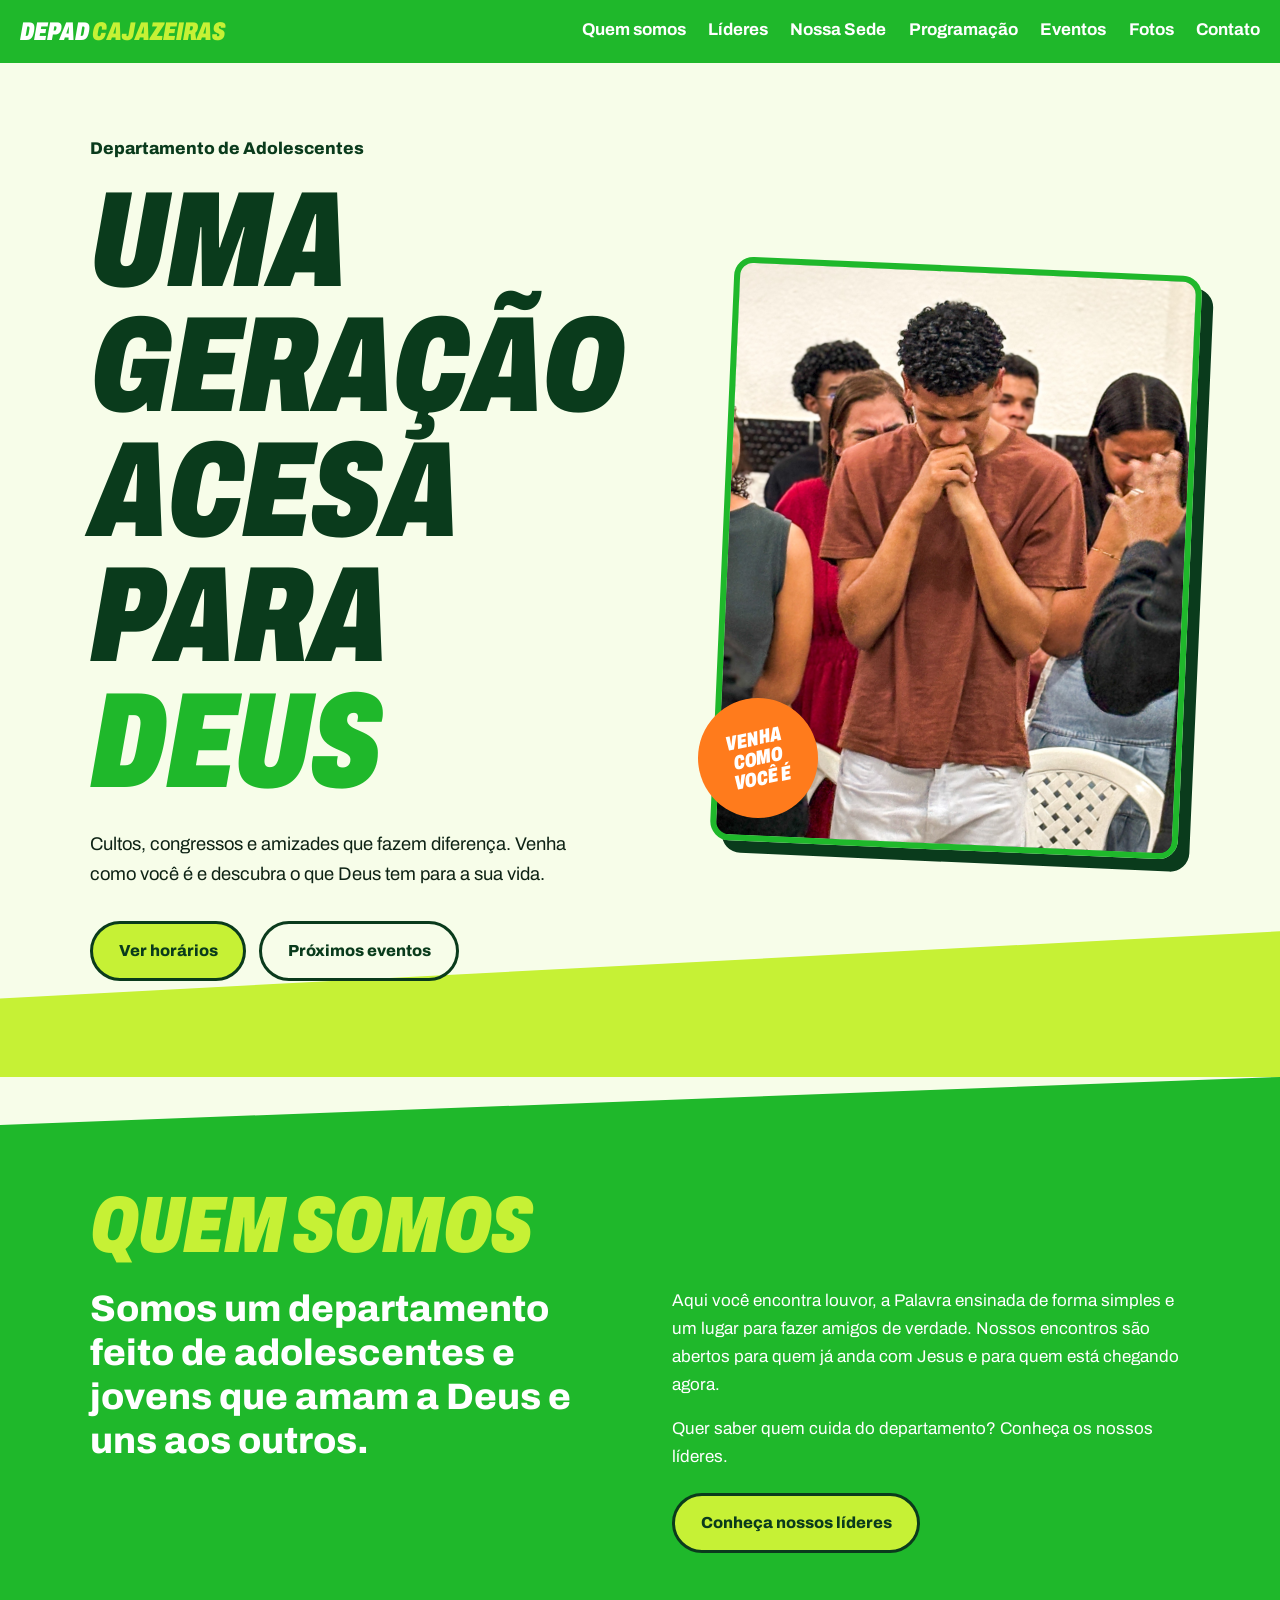
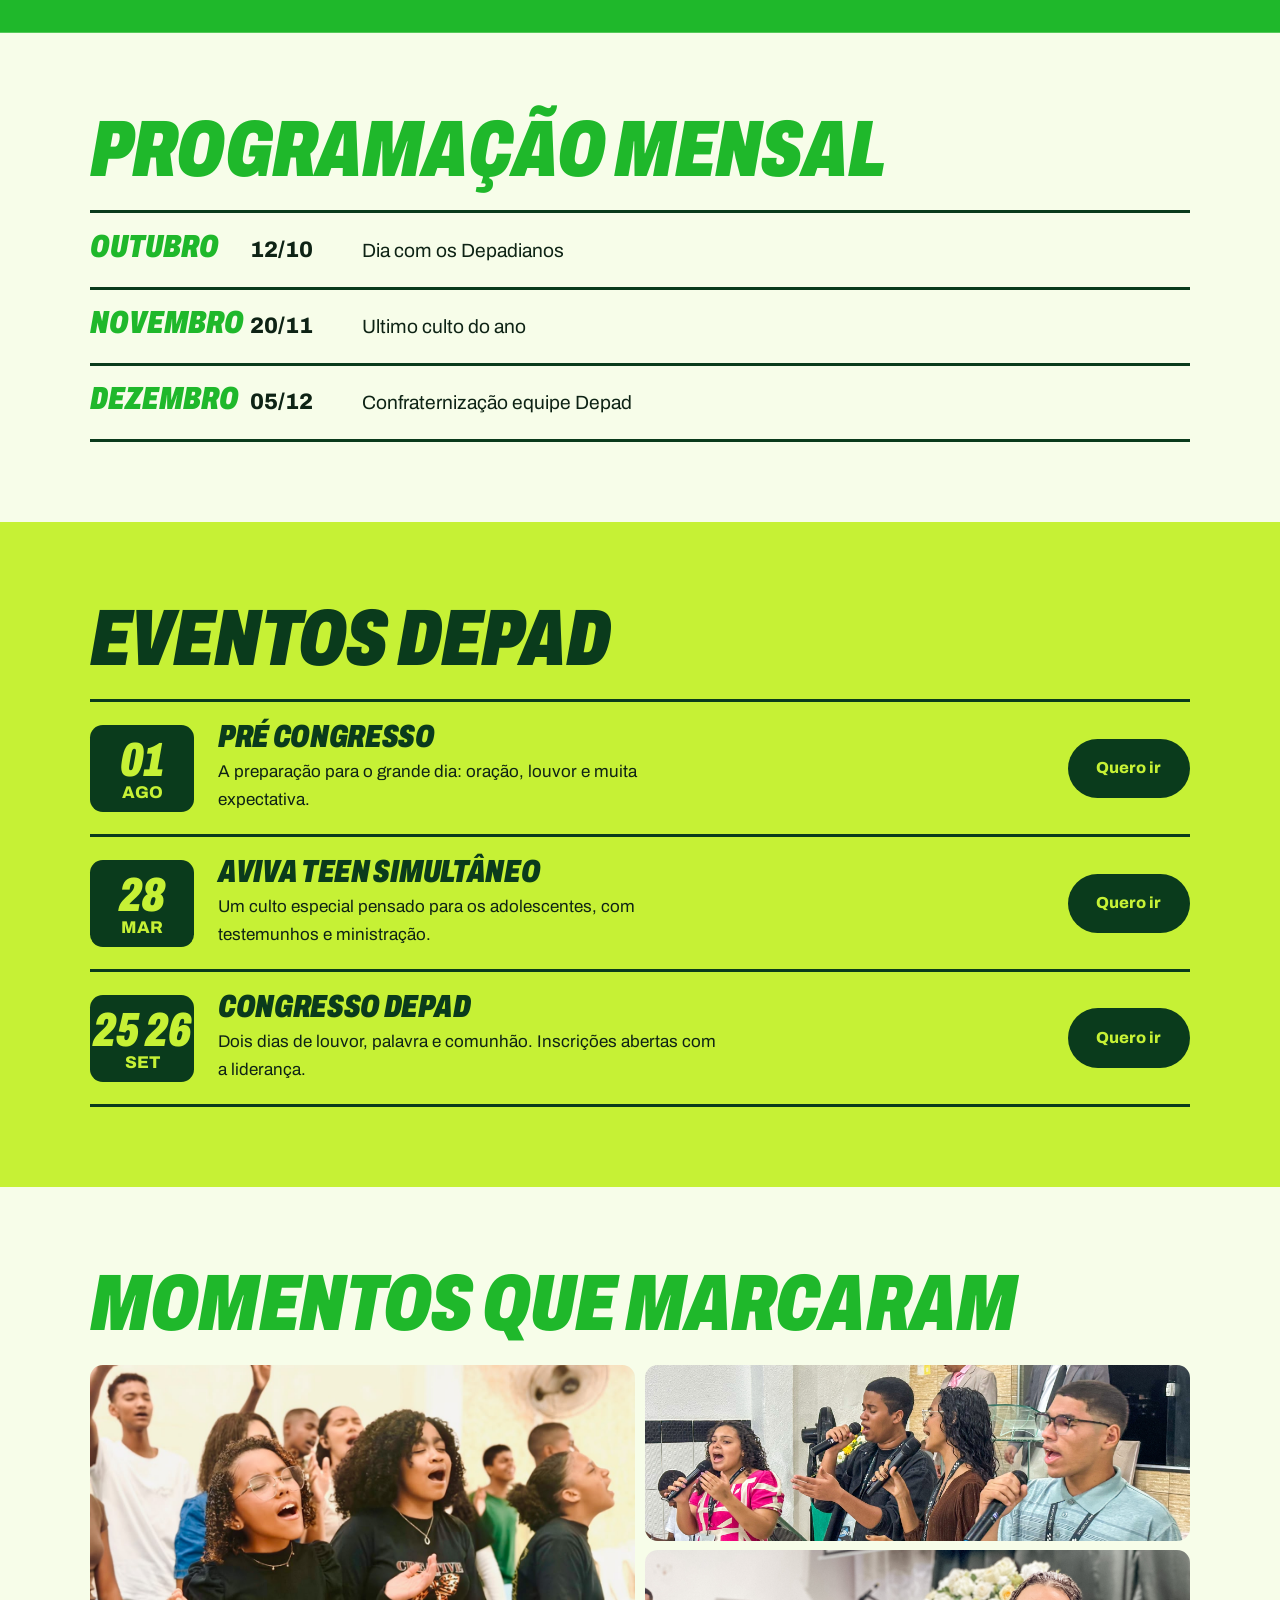
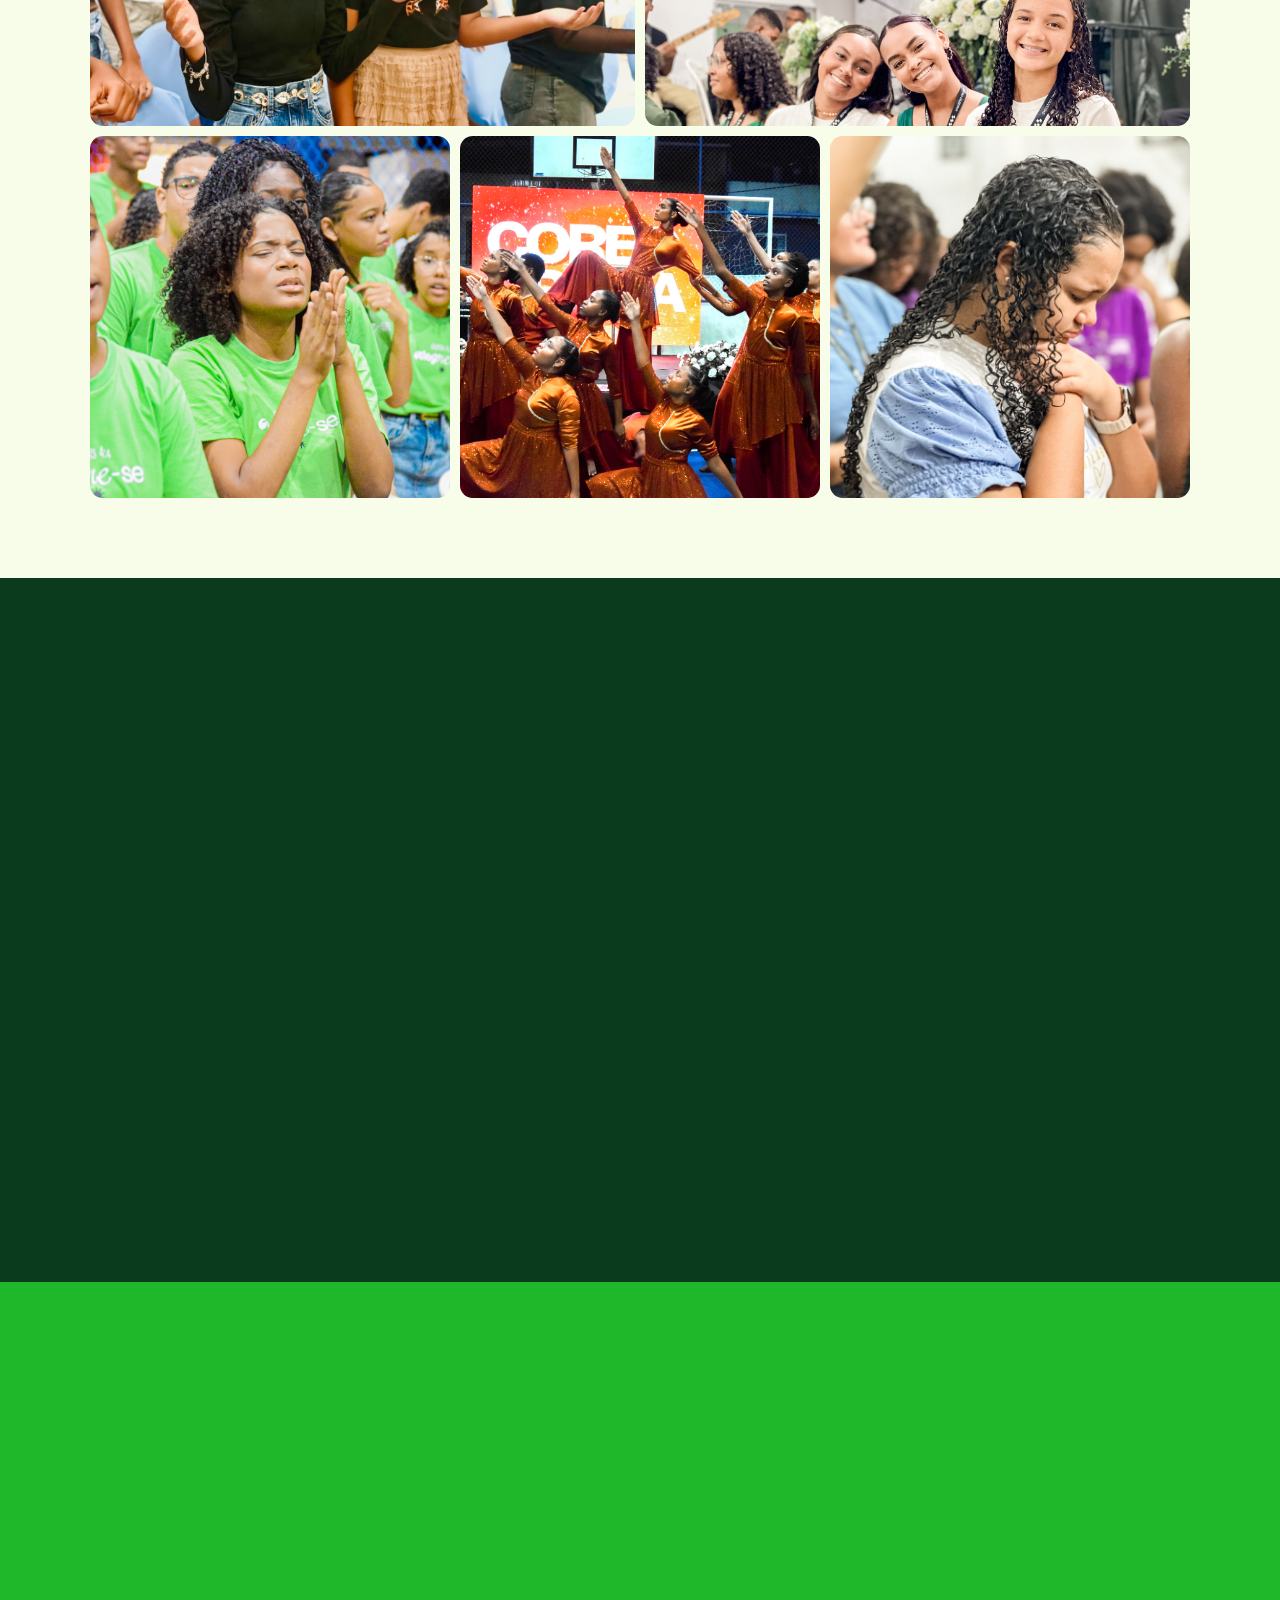
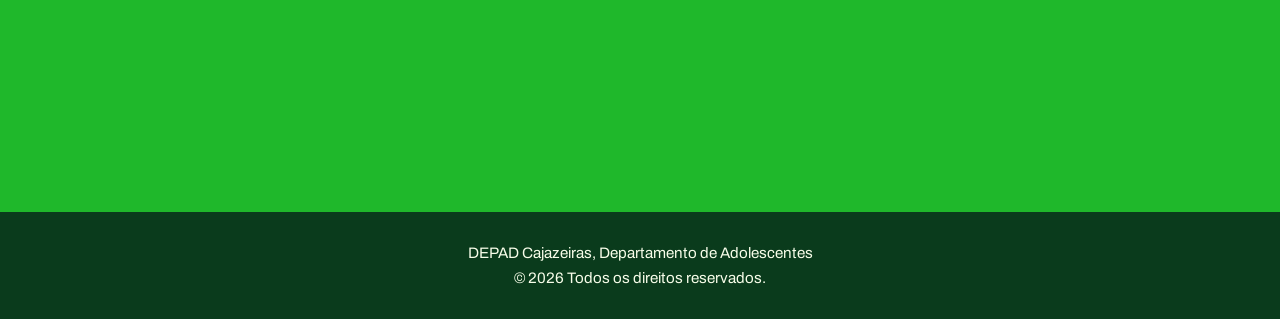
<file: index.html>
<!DOCTYPE html>
<html lang="pt-BR">
<head>
    <meta charset="UTF-8">
    <meta name="viewport" content="width=device-width, initial-scale=1">
    <script>document.documentElement.classList.add('js');</script>
    <script src="js/animacoes.js" defer></script>
    <script src="js/menu.js" defer></script>
    <script src="js/pwa.js" defer></script>
    <title>DEPAD Cajazeiras | Adolescentes e Jovens</title>
    <meta name="description" content="Site do departamento de adolescentes e jovens: horários, eventos, fotos e contato.">

    <!-- Ícone e PWA -->
    <link rel="icon" href="img/favicon.png" type="image/png">
    <link rel="manifest" href="manifest.json">
    <meta name="theme-color" content="#0a3b1c">
    <link rel="apple-touch-icon" href="img/apple-touch-icon.png">

    <!-- Fonte (precisa de internet; se faltar, o navegador usa uma fonte parecida) -->
    <link rel="preconnect" href="https://fonts.googleapis.com">
    <link rel="preconnect" href="https://fonts.gstatic.com" crossorigin>
    <link href="https://fonts.googleapis.com/css2?family=Archivo:ital,wdth,wght@0,62..125,100..900;1,62..125,100..900&display=swap" rel="stylesheet">

    <link rel="stylesheet" href="css/style.css">
</head>
<body>

<!-- ============ TOPO ============ -->
<header class="topo">
    <a class="logo" href="#inicio">DEPAD <span>Cajazeiras</span></a>

    <button class="menu-botao" type="button" aria-label="Abrir menu" aria-expanded="false" aria-controls="menu-principal">
        <span></span>
        <span></span>
        <span></span>
    </button>

    <nav class="menu" id="menu-principal" aria-label="Menu principal">
        <a href="#sobre">Quem somos</a>
        <a href="lideres.html">Líderes</a>
        <a href="sede.html">Nossa Sede</a>
        <a href="#programacao">Programação</a>
        <a href="#eventos">Eventos</a>
        <a href="#galeria">Fotos</a>
        <a href="#contato">Contato</a>
    </nav>
</header>

<main>

    <!-- ============ INÍCIO ============ -->
    <section class="hero" id="inicio">
        <div class="hero-texto">
            <p class="hero-nome">Departamento de Adolescentes</p>
            <h1>
                <span>Uma geração</span>
                <span>acesa para</span>
                <span class="h1-verde">Deus</span>
            </h1>
            <p class="hero-chamada">
                Cultos, congressos e amizades que fazem diferença. Venha como você é e descubra o que Deus tem para a sua vida.
            </p>
            <div class="hero-botoes">
                <a class="botao botao-principal" href="#programacao">Ver horários</a>
                <a class="botao botao-contorno" href="#eventos">Próximos eventos</a>
                <button id="botao-instalar" class="botao botao-contorno" type="button" hidden>Instalar app</button>
            </div>
        </div>

        <div class="hero-foto">
            <figure class="foto foto-grande">
                <img src="img/foto-principal.jpg" alt="Você no Pré Congresso">
            </figure>
            <div class="selo" aria-hidden="true">Venha como você é</div>
        </div>
    </section>

    <!-- ============ QUEM SOMOS ============ -->
    <section class="sobre" id="sobre">
        <div class="conteudo">
            <h2>Quem somos</h2>
            <div class="sobre-grade">
                <p class="sobre-destaque">
                    Somos um departamento feito de adolescentes e jovens que amam a Deus e uns aos outros.
                </p>
                <div class="sobre-texto">
                    <p>
                        Aqui você encontra louvor, a Palavra ensinada de forma simples e um lugar para fazer amigos de verdade. Nossos encontros são abertos para quem já anda com Jesus e para quem está chegando agora.
                    </p>
                    <p>
                        Quer saber quem cuida do departamento? Conheça os nossos líderes.
                    </p>
                    <a class="botao botao-principal" href="lideres.html">Conheça nossos líderes</a>
                </div>
            </div>
        </div>
    </section>

    <!-- ============ PROGRAMAÇÃO ============ -->
    <section class="programacao" id="programacao">
        <div class="conteudo">
            <h2>Programação Mensal</h2>

            <ul class="horarios">
                <li>
                    <span class="dia">Outubro</span>
                    <span class="hora">12/10</span>
                    <span class="atividade">Dia com os Depadianos</span>
                </li>
                <li>
                    <span class="dia">Novembro</span>
                    <span class="hora">20/11</span>
                    <span class="atividade">Ultimo culto do ano</span>
                </li>
                <li>
                    <span class="dia">Dezembro</span>
                    <span class="hora">05/12</span>
                    <span class="atividade">Confraternização equipe Depad</span>
                </li>
            </ul>
        </div>
    </section>

    <!-- ============ EVENTOS ============ -->
    <section class="eventos" id="eventos">
        <div class="conteudo">
            <h2>Eventos DEPAD</h2>

            <article class="evento">
                <div class="data">
                    <strong>01</strong>
                    <span>ago</span>
                </div>
                <div class="evento-info">
                    <h3>Pré Congresso</h3>
                    <p>A preparação para o grande dia: oração, louvor e muita expectativa.</p>
                </div>
                <a class="botao botao-escuro" href="https://wa.me/5571991155903?text=Ol%C3%A1!%20Gostaria%20de%20participar%20do%20Pr%C3%A9-congresso." target="_blank" rel="noopener">Quero ir</a>
            </article>

            <article class="evento">
                <div class="data">
                    <strong>28</strong>
                    <span>mar</span>
                </div>
                <div class="evento-info">
                    <h3>Aviva Teen Simultâneo</h3>
                    <p>Um culto especial pensado para os adolescentes, com testemunhos e ministração.</p>
                </div>
                <a class="botao botao-escuro" href="https://wa.me/5571991155903?text=Ol%C3%A1!%20Gostaria%20de%20participar%20do%20Aviva%20Teen." target="_blank" rel="noopener">Quero ir</a>
            </article>

            <article class="evento">
                <div class="data">
                    <strong>25 26</strong>
                    <span>set</span>
                </div>
                <div class="evento-info">
                    <h3>Congresso DEPAD</h3>
                    <p>Dois dias de louvor, palavra e comunhão. Inscrições abertas com a liderança.</p>
                </div>
                <a class="botao botao-escuro" href="https://wa.me/5571991155903?text=Ol%C3%A1!%20Gostaria%20de%20me%20inscrever%20no%20Congresso%20DEPAD%202026." target="_blank" rel="noopener">Quero ir</a>
            </article>
        </div>
    </section>

    <!-- ============ FOTOS ============ -->
    <section class="galeria" id="galeria">
        <div class="conteudo">
            <h2>Momentos que marcaram</h2>
        </div>

        <div class="galeria-grade">
            <figure class="foto g1"><img src="img/foto1.jpeg" alt="Você adorando"></figure>
            <figure class="foto g2"><img src="img/foto2.jpg" alt="Dai glória ao Senhor"></figure>
            <figure class="foto g3"><img src="img/foto3.jpg" alt="Fui criado para te adorar"></figure>
            <figure class="foto g4"><img src="img/foto4.jpg" alt="Minha alma tem sede de ti"></figure>
            <figure class="foto g5"><img src="img/foto5.jpg" alt="Adoração além das palavras"></figure>
            <figure class="foto g6"><img src="img/foto6.jpg" alt="Alegre-se"></figure>
        </div>
    </section>

    <!-- ============ TESTEMUNHO ============ -->
    <section class="testemunho">
        <div class="conteudo">
            <h2>O que Deus tem feito</h2>

            <form class="form-testemunho" id="form-testemunho">
                <h3>Envie o seu testemunho</h3>

                <label for="nome">Seu nome</label>
                <input type="text" id="nome" required>

                <label for="texto">O que Deus fez na sua vida?</label>
                <textarea id="texto" rows="5" required></textarea>

                <button class="botao botao-principal" type="submit">Enviar pelo WhatsApp</button>
            </form>
        </div>
    </section>

    <!-- ============ CONTATO ============ -->
    <section class="contato" id="contato">
        <div class="conteudo">
            <h2>Fale conosco</h2>
            <p class="intro">Tem dúvida, quer se inscrever num evento ou visitar um culto? Chame a gente.</p>

            <div class="contato-links">
                <a class="botao botao-principal" href="https://wa.me/5571991155903" target="_blank" rel="noopener">Chamar no WhatsApp</a>
                <a class="botao botao-contorno-claro" href="https://www.instagram.com/depadcajazeiras/" target="_blank" rel="noopener">Seguir no Instagram</a>
            </div>

            <p class="endereco">
                <strong>Salvador BA Cajazeiras</strong><br>
                Assembleia de Deus<br>
                Assembleia de Deus em Salvador BA
            </p>
        </div>
    </section>

</main>

<!-- ============ RODAPÉ ============ -->
<footer class="rodape">
    <p>DEPAD Cajazeiras, Departamento de Adolescentes</p>
    <p>© 2026 Todos os direitos reservados.</p>
</footer>

<script>
    document.getElementById('form-testemunho').addEventListener('submit', function (e) {
        e.preventDefault();
        var nome = document.getElementById('nome').value.trim();
        var texto = document.getElementById('texto').value.trim();
        var mensagem = 'Testemunho de ' + nome + ':\n\n' + texto;
        window.open('https://wa.me/5571991155903?text=' + encodeURIComponent(mensagem), '_blank');
    });
</script>
</body>
</html>
</file>
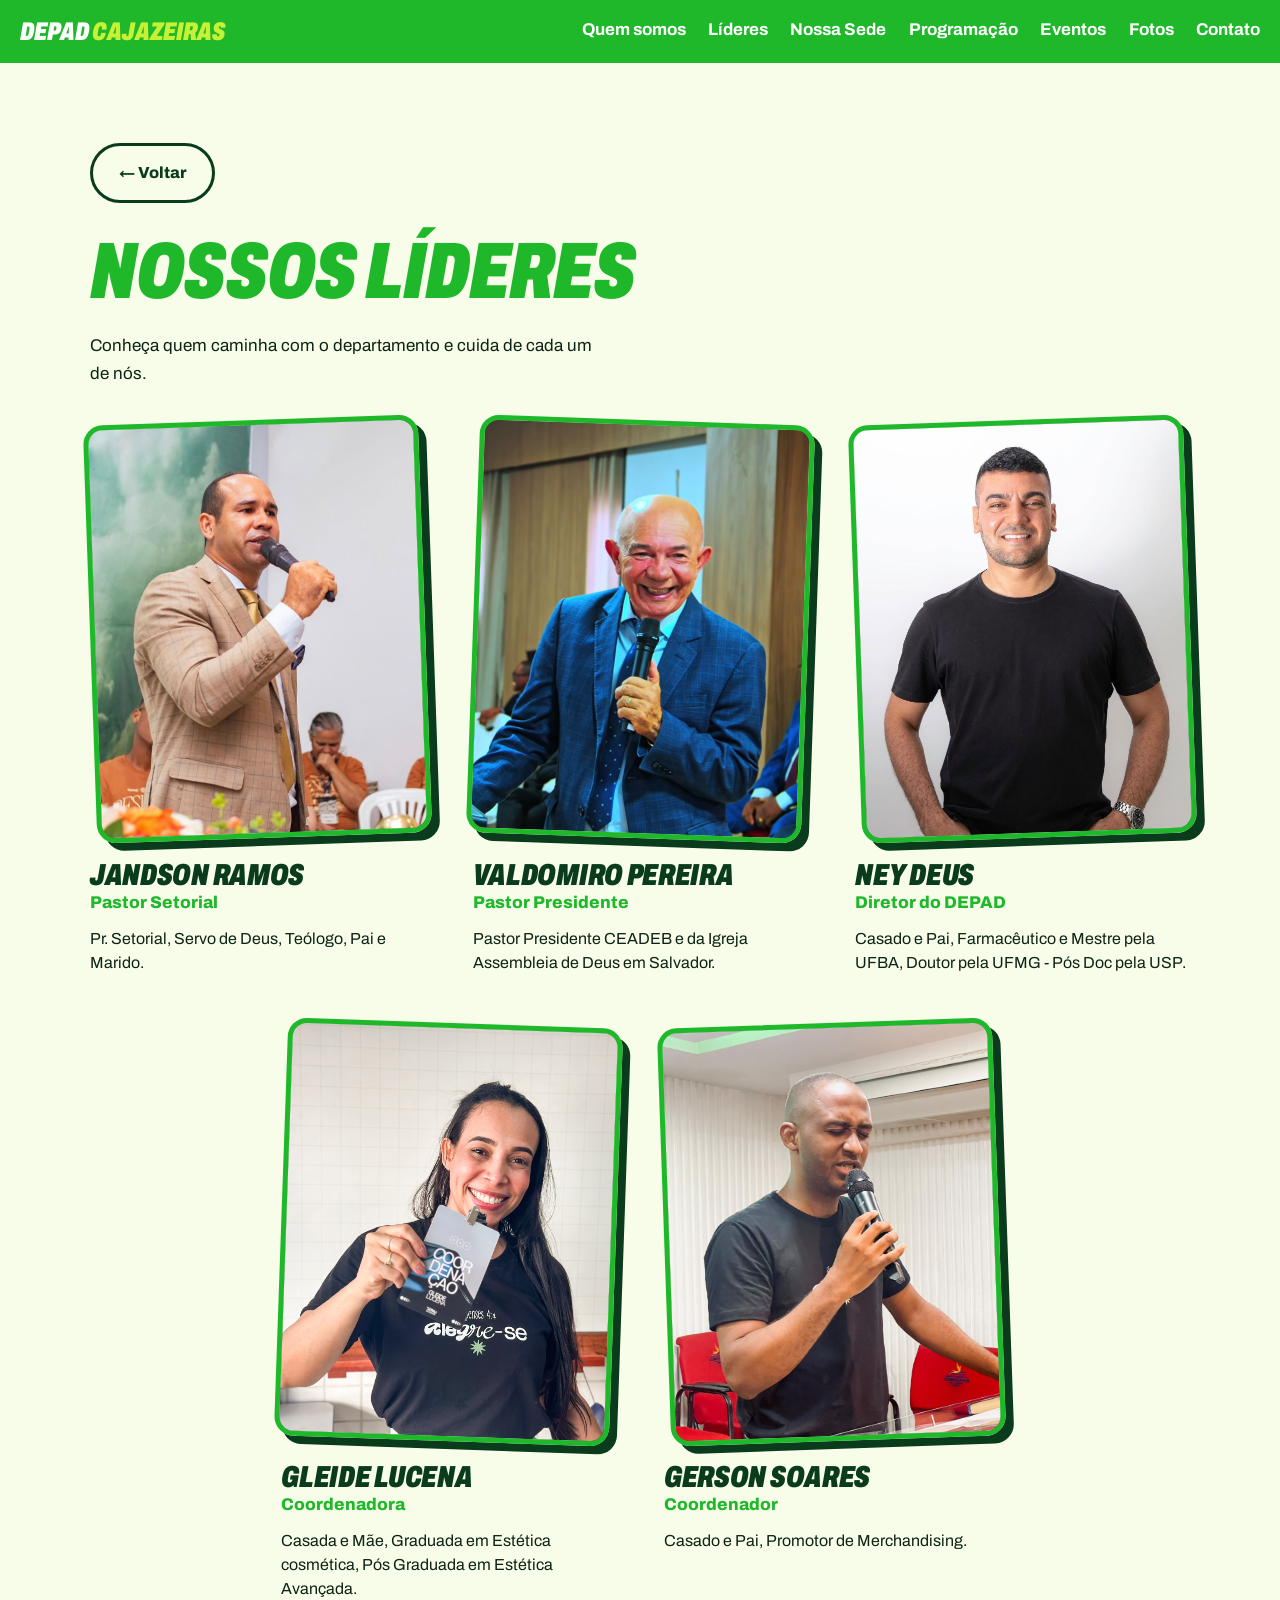
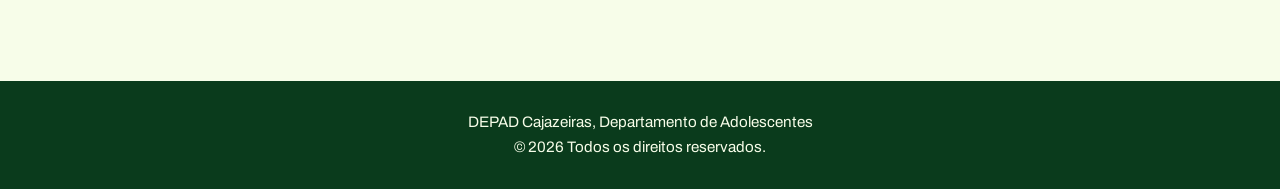
<file: lideres.html>
<!DOCTYPE html>
<html lang="pt-BR">
<head>
    <script>document.documentElement.classList.add('js');</script>
    <script src="js/animacoes.js" defer></script>
    <script src="js/menu.js" defer></script>
    <script src="js/pwa.js" defer></script>
    <meta charset="UTF-8">
    <meta name="viewport" content="width=device-width, initial-scale=1">
    <title>Nossos líderes | DEPAD Cajazeiras</title>

    <link rel="icon" href="img/favicon.png" type="image/png">
    <link rel="manifest" href="manifest.json">
    <meta name="theme-color" content="#0a3b1c">
    <link rel="apple-touch-icon" href="img/apple-touch-icon.png">

    <link rel="preconnect" href="https://fonts.googleapis.com">
    <link rel="preconnect" href="https://fonts.gstatic.com" crossorigin>
    <link href="https://fonts.googleapis.com/css2?family=Archivo:ital,wdth,wght@0,62..125,100..900;1,62..125,100..900&display=swap" rel="stylesheet">

    <link rel="stylesheet" href="css/style.css">
</head>
<body>

<header class="topo">
    <a class="logo" href="index.html">DEPAD <span>Cajazeiras</span></a>

    <button class="menu-botao" type="button" aria-label="Abrir menu" aria-expanded="false" aria-controls="menu-principal">
        <span></span>
        <span></span>
        <span></span>
    </button>

    <nav class="menu" id="menu-principal" aria-label="Menu principal">
        <a href="index.html#sobre">Quem somos</a>
        <a href="lideres.html">Líderes</a>
        <a href="sede.html">Nossa Sede</a>
        <a href="index.html#programacao">Programação</a>
        <a href="index.html#eventos">Eventos</a>
        <a href="index.html#galeria">Fotos</a>
        <a href="index.html#contato">Contato</a>
    </nav>
</header>

<main>
    <section class="lideres">
        <div class="conteudo">
            <a class="botao botao-contorno botao-voltar" href="index.html">&larr; Voltar</a>
            <h2>Nossos líderes</h2>
            <p class="intro">Conheça quem caminha com o departamento e cuida de cada um de nós.</p>

            <div class="lideres-grade">
                <article class="lider">
                    <figure class="foto">
                        <img src="img/pastor1.jpeg" alt="Foto do pastor">
                    </figure>
                    <h3>Jandson Ramos</h3>
                    <p class="cargo">Pastor Setorial</p>
                    <p class="descricao">Pr. Setorial, Servo de Deus, Teólogo, Pai e Marido.</p>
                </article>

                <article class="lider">
                    <figure class="foto">
                        <img src="img/pastor2.jpeg" alt="Foto do pastor">
                    </figure>
                    <h3>Valdomiro Pereira</h3>
                    <p class="cargo">Pastor Presidente</p>
                    <p class="descricao">Pastor Presidente CEADEB e da Igreja Assembleia de Deus em Salvador.</p>
                </article>

                <article class="lider">
                    <figure class="foto">
                        <img src="img/diretor.jpeg" alt="Foto do diretor">
                    </figure>
                    <h3>Ney Deus</h3>
                    <p class="cargo">Diretor do DEPAD</p>
                    <p class="descricao">Casado e Pai, Farmacêutico e Mestre pela UFBA, Doutor pela UFMG - Pós Doc pela USP.</p>
                </article>

                <article class="lider">
                    <figure class="foto">
                        <img src="img/lider1.jpg" alt="Foto da líder">
                    </figure>
                    <h3>Gleide Lucena</h3>
                    <p class="cargo">Coordenadora</p>
                    <p class="descricao">Casada e Mãe, Graduada em Estética cosmética, Pós Graduada em Estética Avançada.</p>
                </article>

                <article class="lider">
                    <figure class="foto">
                        <img src="img/lider2.jpg" alt="Foto do líder">
                    </figure>
                    <h3>Gerson Soares</h3>
                    <p class="cargo">Coordenador</p>
                    <p class="descricao">Casado e Pai, Promotor de Merchandising.</p>
                </article>
            </div>
        </div>
    </section>
</main>

<footer class="rodape">
    <p>DEPAD Cajazeiras, Departamento de Adolescentes</p>
    <p>© 2026 Todos os direitos reservados.</p>
</footer>

</body>
</html>
</file>
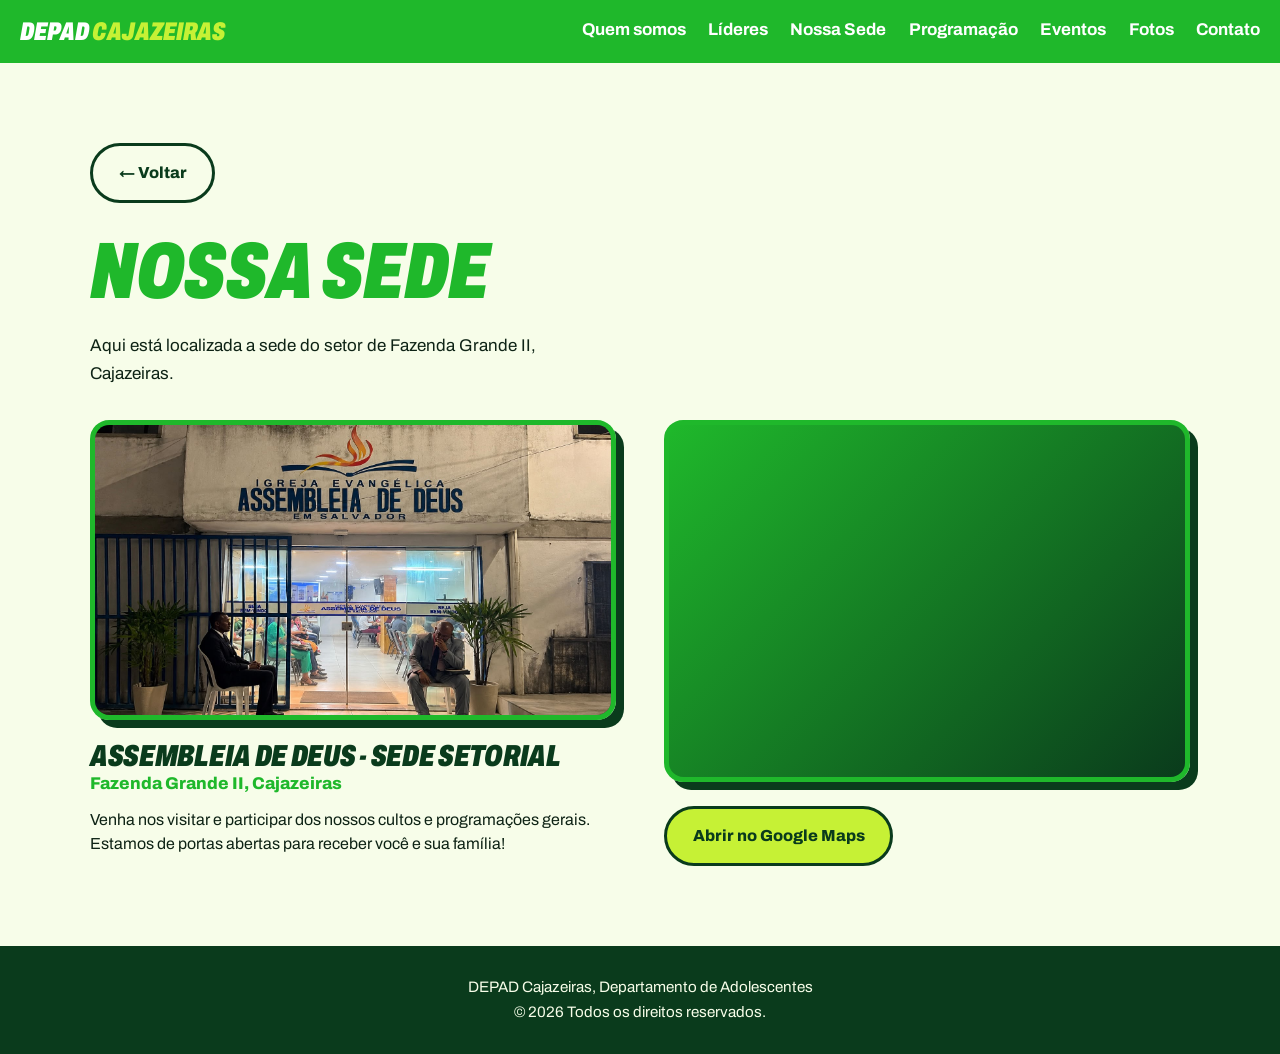
<file: sede.html>
<!DOCTYPE html>
<html lang="pt-BR">
<head>
    <meta charset="UTF-8">
    <meta name="viewport" content="width=device-width, initial-scale=1">
    <script>document.documentElement.classList.add('js');</script>
    <script src="js/animacoes.js" defer></script>
    <script src="js/menu.js" defer></script>
    <script src="js/pwa.js" defer></script>
    <title>Nossa Sede | DEPAD Cajazeiras</title>

    <!-- Ícone e PWA -->
    <link rel="icon" href="img/favicon.png" type="image/png">
    <link rel="manifest" href="manifest.json">
    <meta name="theme-color" content="#0a3b1c">
    <link rel="apple-touch-icon" href="img/apple-touch-icon.png">

    <link rel="preconnect" href="https://fonts.googleapis.com">
    <link rel="preconnect" href="https://fonts.gstatic.com" crossorigin>
    <link href="https://fonts.googleapis.com/css2?family=Archivo:ital,wdth,wght@0,62..125,100..900;1,62..125,100..900&display=swap" rel="stylesheet">

    <link rel="stylesheet" href="css/style.css">

    <style>
        /* Foto à esquerda, mapa à direita (no celular, um embaixo do outro) */
        .sede-lado {
            display: grid;
            grid-template-columns: repeat(2, minmax(0, 1fr));
            gap: 3rem;
            align-items: stretch;
        }

        .sede-mapa-coluna {
            display: flex;
            flex-direction: column;
            gap: 1.5rem;
            align-items: flex-start;
        }
        .sede-mapa-coluna .mapa {
            flex: 1;
            width: 100%;
            min-height: 22rem;
            overflow: hidden;
            border: 5px solid var(--verde);
            border-radius: 1.2rem;
            box-shadow: 8px 8px 0 var(--verde-escuro);
            background: linear-gradient(135deg, var(--verde), var(--verde-escuro));
        }
        .sede-mapa-coluna .mapa iframe {
            display: block;
            width: 100%;
            height: 100%;
            min-height: 22rem;
            border: 0;
        }

        @media (max-width: 860px) {
            .sede-lado { grid-template-columns: 1fr; gap: 2.5rem; }
            .sede-mapa-coluna .mapa,
            .sede-mapa-coluna .mapa iframe { min-height: 18rem; }
        }
    </style>
</head>
<body>

<header class="topo">
    <a class="logo" href="index.html">DEPAD <span>Cajazeiras</span></a>

    <button class="menu-botao" type="button" aria-label="Abrir menu" aria-expanded="false" aria-controls="menu-principal">
        <span></span>
        <span></span>
        <span></span>
    </button>

    <nav class="menu" id="menu-principal" aria-label="Menu principal">
        <a href="index.html#sobre">Quem somos</a>
        <a href="lideres.html">Líderes</a>
        <a href="sede.html" aria-current="page">Nossa Sede</a>
        <a href="index.html#programacao">Programação</a>
        <a href="index.html#eventos">Eventos</a>
        <a href="index.html#galeria">Fotos</a>
        <a href="index.html#contato">Contato</a>
    </nav>
</header>

<main>
    <section class="sede">
        <div class="conteudo">
            <a class="botao botao-contorno botao-voltar" href="index.html">&larr; Voltar</a>
            <h2>Nossa Sede</h2>
            <p class="intro">Aqui está localizada a sede do setor de Fazenda Grande II, Cajazeiras.</p>

            <div class="sede-lado">

                <!-- Lado esquerdo: foto e texto -->
                <article class="lider" style="width: 100%;">
                    <figure class="foto sede-foto" style="transform: none !important; aspect-ratio: auto;">
                        <img src="img/sede-fora.jpg" alt="Fachada da nossa Sede em Fazenda Grande II" style="height: auto;">
                    </figure>
                    <h3>Assembleia de Deus - Sede Setorial</h3>
                    <p class="cargo">Fazenda Grande II, Cajazeiras</p>
                    <p class="descricao">
                        Venha nos visitar e participar dos nossos cultos e programações gerais. Estamos de portas abertas para receber você e sua família!
                    </p>
                </article>

                <!-- Lado direito: mapa e botão -->
                <div class="sede-mapa-coluna">
                    <div class="mapa">
                        <iframe title="Mapa com a localização da Sede em Fazenda Grande II"
                                src="https://www.google.com/maps?q=Av.%20B%2C%204%20-%20Fazenda%20Grande%20II%2C%20Salvador%20-%20BA%2C%2041342-430&output=embed"
                                loading="lazy"
                                referrerpolicy="no-referrer-when-downgrade"
                                allowfullscreen></iframe>
                    </div>
                    <a class="botao botao-principal" href="https://maps.app.goo.gl/CVBByDUo57SPDNMw9?g_st=aw" target="_blank" rel="noopener">Abrir no Google Maps</a>
                </div>

            </div>
        </div>
    </section>
</main>

<footer class="rodape">
    <p>DEPAD Cajazeiras, Departamento de Adolescentes</p>
    <p>© 2026 Todos os direitos reservados.</p>
</footer>

</body>
</html>
</file>
<file: css/style.css>
/* =========================================================
   DEPAD Cajazeiras - estilos
   Para mudar as cores do site inteiro, edite só a parte :root
   ========================================================= */

:root {
    --verde:        #1fb82b;   /* verde principal */
    --verde-escuro: #0a3b1c;   /* fundos escuros e textos */
    --lime:         #c6f135;   /* verde-limão de destaque */
    --papel:        #f7fde9;   /* fundo claro */
    --tinta:        #0e2315;   /* cor do texto */
    --azul:         #2b4bff;   /* detalhe pequeno */
    --laranja:      #ff7b1c;   /* detalhe pequeno */
    --branco:       #ffffff;

    --largura: 1100px;
}

*,
*::before,
*::after { box-sizing: border-box; }

html {
    scroll-behavior: smooth;
    scroll-padding-top: 76px;
}

body {
    margin: 0;
    font-family: "Archivo", system-ui, -apple-system, "Segoe UI", Arial, sans-serif;
    font-size: 1.0625rem;
    line-height: 1.65;
    color: var(--tinta);
    background: var(--papel);
}

h1, h2, h3, p, figure, blockquote, ul { margin: 0; }
ul { padding: 0; list-style: none; }
a { color: inherit; }

:focus-visible {
    outline: 3px solid var(--azul);
    outline-offset: 3px;
}

.conteudo {
    width: min(100% - 2.5rem, var(--largura));
    margin-inline: auto;
}

/* ---------- Títulos no estilo dos cartazes ---------- */
h1, h2, h3 {
    font-weight: 900;
    font-style: italic;
    font-stretch: 70%;
    text-transform: uppercase;
    letter-spacing: -0.01em;
    line-height: 0.92;
}

h2 {
    font-size: clamp(2.6rem, 8vw, 5rem);
    color: var(--verde);
    margin-bottom: 1.5rem;
}

.intro {
    max-width: 52ch;
    margin-bottom: 2rem;
}

/* ---------- Botões ---------- */
.botao {
    display: inline-block;
    padding: 0.85rem 1.6rem;
    border: 3px solid transparent;
    border-radius: 999px;
    font-weight: 800;
    font-size: 1rem;
    text-decoration: none;
    transition: transform 0.15s ease, background-color 0.15s ease, color 0.15s ease;
}
.botao:hover { transform: translateY(-2px); }

.botao-principal { background: var(--lime); color: var(--verde-escuro); border-color: var(--verde-escuro); }
.botao-principal:hover { background: var(--branco); }

.botao-contorno { border-color: var(--verde-escuro); color: var(--verde-escuro); }
.botao-contorno:hover { background: var(--verde-escuro); color: var(--lime); }

.botao-contorno-claro { border-color: var(--branco); color: var(--branco); }
.botao-contorno-claro:hover { background: var(--branco); color: var(--verde-escuro); }

.botao-escuro { background: var(--verde-escuro); color: var(--lime); }
.botao-escuro:hover { background: var(--verde); color: var(--verde-escuro); }

/* ---------- Topo ---------- */
.topo {
    position: sticky;
    top: 0;
    z-index: 10;
    display: flex;
    align-items: center;
    justify-content: space-between;
    gap: 1rem;
    padding: 0.75rem 1.25rem;
    background: var(--verde);
    color: var(--branco);
}

.logo {
    font-weight: 900;
    font-style: italic;
    font-stretch: 70%;
    font-size: 1.6rem;
    line-height: 1;
    text-decoration: none;
    text-transform: uppercase;
    white-space: nowrap;
}
.logo span { color: var(--lime); }

.menu {
    display: flex;
    gap: 1.4rem;
}
.menu a {
    font-weight: 700;
    text-decoration: none;
    padding-block: 0.25rem;
    border-bottom: 3px solid transparent;
}
.menu a:hover { border-bottom-color: var(--lime); }

/* ---------- Início ---------- */
.hero {
    position: relative;
    overflow: hidden;
    display: grid;
    grid-template-columns: 1.25fr 1fr;
    align-items: center;
    gap: 3rem;
    width: 100%;
    padding: 4.5rem max(1.25rem, calc((100% - var(--largura)) / 2)) 6rem;
}

/* faixa verde-limão inclinada ao fundo */
.hero::before {
    content: "";
    position: absolute;
    inset: auto -10% -4rem -10%;
    height: 11rem;
    background: var(--lime);
    transform: rotate(-3deg);
    z-index: 0;
}

.hero-texto,
.hero-foto { position: relative; z-index: 1; }

.hero-nome {
    font-weight: 800;
    margin-bottom: 1rem;
    color: var(--verde-escuro);
}

.hero h1 {
    font-size: clamp(3.4rem, 12vw, 8.5rem);
    color: var(--verde-escuro);
    margin-bottom: 1.5rem;
}
.hero h1 span { display: block; }
.hero h1 .h1-verde { color: var(--verde); }

/* o título entra ao abrir a página */
@keyframes entrar {
    from { opacity: 0; transform: translateX(-2.5rem); }
    to   { opacity: 1; transform: none; }
}
.hero h1 span { animation: entrar 0.6s ease-out both; }
.hero h1 span:nth-child(2) { animation-delay: 0.12s; }
.hero h1 span:nth-child(3) { animation-delay: 0.24s; }

.hero-chamada {
    max-width: 44ch;
    margin-bottom: 2rem;
    font-size: 1.15rem;
}

.hero-botoes {
    display: flex;
    flex-wrap: wrap;
    gap: 0.8rem;
}

.hero-foto { position: relative; }

.foto-grande {
    aspect-ratio: 4 / 5;
    border: 6px solid var(--verde);
    border-radius: 1.2rem;
    box-shadow: 12px 12px 0 var(--verde-escuro);
    transform: rotate(2.5deg);
}

.selo {
    position: absolute;
    left: -1.5rem;
    bottom: 2rem;
    display: grid;
    place-items: center;
    width: 7.5rem;
    height: 7.5rem;
    padding: 0.8rem;
    border-radius: 50%;
    background: var(--laranja);
    color: var(--branco);
    font-weight: 900;
    font-style: italic;
    font-stretch: 70%;
    font-size: 1.25rem;
    line-height: 1;
    text-align: center;
    text-transform: uppercase;
    transform: rotate(-12deg);
}

/* ---------- Fotos (espaços de imagem) ---------- */
.foto {
    position: relative;
    overflow: hidden;
    background: linear-gradient(135deg, var(--verde), var(--verde-escuro));
    color: var(--lime);
}
.foto img {
    display: block;
    width: 100%;
    height: 100%;
    object-fit: cover;
}
.foto span {
    position: absolute;
    inset: 0;
    display: grid;
    place-items: center;
    padding: 1rem;
    font-weight: 700;
    text-align: center;
}

/* ---------- Quem somos ---------- */
.sobre {
    padding: 7rem 0 5rem;
    background: var(--verde);
    color: var(--branco);
    clip-path: polygon(0 3rem, 100% 0, 100% 100%, 0 100%);
}
.sobre h2 { color: var(--lime); }

.sobre-grade {
    display: grid;
    grid-template-columns: 1fr 1fr;
    gap: 2.5rem 4rem;
    align-items: start;
}

.sobre-destaque {
    font-size: clamp(1.6rem, 3.4vw, 2.3rem);
    font-weight: 800;
    line-height: 1.2;
}

.sobre-texto p + p { margin-top: 1rem; }
.sobre-texto { max-width: 55ch; }
.sobre-texto .botao { margin-top: 1.4rem; }

/* ---------- Programação ---------- */
.programacao { padding: 5rem 0; }

.horarios li {
    display: grid;
    grid-template-columns: 9rem 6rem 1fr;
    align-items: baseline;
    gap: 1rem;
    padding: 1.1rem 0;
    border-bottom: 3px solid var(--verde-escuro);
}
.horarios li:first-child { border-top: 3px solid var(--verde-escuro); }

.dia {
    font-weight: 900;
    font-style: italic;
    font-stretch: 70%;
    font-size: 2rem;
    line-height: 1;
    text-transform: uppercase;
    color: var(--verde);
}
.hora {
    font-weight: 800;
    font-size: 1.4rem;
}
.atividade { font-size: 1.2rem; }

/* ---------- Eventos ---------- */
.eventos {
    padding: 5rem 0;
    background: var(--lime);
}
.eventos h2 { color: var(--verde-escuro); }

.evento {
    display: grid;
    grid-template-columns: 6.5rem 1fr auto;
    align-items: center;
    gap: 1.5rem;
    padding: 1.25rem 0;
    border-top: 3px solid var(--verde-escuro);
}
.evento:last-child { border-bottom: 3px solid var(--verde-escuro); }

.data {
    display: grid;
    place-items: center;
    align-content: center;
    padding: 0.7rem 0;
    background: var(--verde-escuro);
    color: var(--lime);
    border-radius: 0.8rem;
    line-height: 1;
}
.data strong {
    font-weight: 900;
    font-style: italic;
    font-stretch: 70%;
    font-size: 3rem;
}
.data span {
    font-weight: 800;
    text-transform: uppercase;
}

.evento h3 {
    font-size: 2rem;
    color: var(--verde-escuro);
    margin-bottom: 0.4rem;
}
.evento-info p { max-width: 50ch; }

/* ---------- Galeria ---------- */
.galeria { padding: 5rem 0; }

.galeria-grade {
    display: grid;
    grid-template-columns: repeat(6, 1fr);
    grid-auto-rows: 11rem;
    gap: 0.6rem;
    width: min(100% - 2.5rem, var(--largura));
    margin: 0.5rem auto 0;
}
.g1 { grid-column: span 3; grid-row: span 2; }
.g2 { grid-column: span 3; }
.g3 { grid-column: span 3; }
.g4 { grid-column: span 2; grid-row: span 2; }
.g5 { grid-column: span 2; grid-row: span 2; }
.g6 { grid-column: span 2; grid-row: span 2; }

.galeria .foto { border-radius: 0.8rem; }

/* ---------- Testemunho ---------- */
.testemunho {
    padding: 4rem 0 6rem;
    background: var(--verde-escuro);
}
.testemunho h2 { color: var(--lime); }

.cartao-testemunho {
    max-width: 40rem;
    padding: 2.2rem;
    background: #fff7dd;
    border: 4px solid var(--verde);
    border-radius: 1.4rem;
    color: var(--verde-escuro);
}
.cartao-testemunho p {
    font-size: clamp(1.4rem, 3vw, 1.9rem);
    font-weight: 700;
    line-height: 1.3;
}
.cartao-testemunho footer {
    margin-top: 1.2rem;
    font-weight: 800;
    color: var(--verde);
}

/* ---------- Formulário de testemunho ---------- */
.form-testemunho {
    display: grid;
    gap: 0.6rem;
    max-width: 40rem;
    margin-top: 2.5rem;
    color: var(--papel);
}
.form-testemunho h3 {
    font-size: 2rem;
    color: var(--lime);
    margin-bottom: 0.4rem;
}
.form-testemunho label { font-weight: 700; }
.form-testemunho input,
.form-testemunho textarea {
    width: 100%;
    padding: 0.8rem 1rem;
    border: 3px solid var(--verde);
    border-radius: 0.8rem;
    background: #fff7dd;
    color: var(--tinta);
    font: inherit;
}
.form-testemunho button {
    justify-self: start;
    margin-top: 0.6rem;
    font-family: inherit;
    cursor: pointer;
}

/* ---------- Contato ---------- */
.contato {
    padding: 5rem 0;
    background: var(--verde);
    color: var(--branco);
}
.contato h2 { color: var(--lime); }

.contato-links {
    display: flex;
    flex-wrap: wrap;
    gap: 0.8rem;
    margin-bottom: 2.5rem;
}

.endereco { max-width: 40ch; }

/* ---------- Rodapé ---------- */
.rodape {
    padding: 1.8rem 1.25rem;
    background: var(--verde-escuro);
    color: var(--papel);
    text-align: center;
    font-size: 0.95rem;
}

/* ---------- Página de líderes ---------- */
.lideres { padding: 5rem 0; }

.lideres-grade {
    display: flex;
    flex-wrap: wrap;
    justify-content: center;
    gap: 3rem;
    margin-top: 1rem;
}
.lider { width: calc((100% - 6rem) / 3); }

.lider .foto {
    aspect-ratio: 4 / 5;
    border: 5px solid var(--verde);
    border-radius: 1.2rem;
    box-shadow: 8px 8px 0 var(--verde-escuro);
}
.lider:nth-child(odd) .foto  { transform: rotate(-2deg); }
.lider:nth-child(even) .foto { transform: rotate(2deg); }

.lider h3 {
    margin-top: 1.4rem;
    font-size: 1.9rem;
    color: var(--verde-escuro);
}
.lider .cargo {
    font-weight: 800;
    color: var(--verde);
}
.lider .descricao {
    margin-top: 0.6rem;
    font-size: 1rem;
    line-height: 1.5;
}

.botao-voltar { margin-bottom: 2rem; }

/* ---------- Página da sede ---------- */
.sede { padding: 5rem 0; }

.sede-cartao {
    max-width: 35rem;
    margin-inline: auto;
}

.sede-foto {
    aspect-ratio: 16 / 10;
    border: 5px solid var(--verde);
    border-radius: 1.2rem;
    box-shadow: 8px 8px 0 var(--verde-escuro);
}

.sede-cartao h3 {
    margin-top: 1.4rem;
    font-size: 1.9rem;
    color: var(--verde-escuro);
}
.sede-cartao .cargo {
    font-weight: 800;
    color: var(--verde);
}
.sede-cartao .descricao {
    margin-top: 0.6rem;
    font-size: 1rem;
    line-height: 1.5;
}
.sede-cartao .botao { margin-top: 1.5rem; }

/* =========================================================
   CELULAR E TABLET
   ========================================================= */
@media (max-width: 860px) {
    .hero {
        grid-template-columns: 1fr;
        padding-top: 3rem;
        padding-bottom: 7rem;
    }
    .foto-grande { max-width: 22rem; margin-inline: auto; }
    .selo { left: 0; }

    .sobre-grade { grid-template-columns: 1fr; }
}

@media (max-width: 680px) {
    .topo { flex-direction: column; align-items: flex-start; gap: 0.5rem; }
    .menu {
        width: 100%;
        gap: 1.1rem;
        overflow-x: auto;
        padding-bottom: 0.2rem;
    }
    .menu a { white-space: nowrap; }
    html { scroll-padding-top: 110px; }

    .horarios li { grid-template-columns: 1fr auto; row-gap: 0.2rem; }
    .atividade { grid-column: 1 / -1; }

    .evento { grid-template-columns: 5rem 1fr; }
    .evento .botao { grid-column: 1 / -1; justify-self: start; }
    .data strong { font-size: 2.4rem; }

    .galeria-grade { grid-template-columns: repeat(2, 1fr); grid-auto-rows: 9rem; }
    .g1 { grid-column: span 2; grid-row: span 2; }
    .g2, .g3 { grid-column: span 1; grid-row: span 1; }
    .g4, .g5, .g6 { grid-column: span 1; grid-row: span 1; }

    .lideres-grade { max-width: 20rem; margin-inline: auto; }
    .lider { width: 100%; }
}

/* =========================================================
   ANIMAÇÕES
   ========================================================= */

/* Aparecer ao rolar a página */
.js .revelar {
    opacity: 0;
    transform: translateY(2rem);
    transition: opacity 0.7s ease, transform 0.7s ease;
    transition-delay: var(--atraso, 0s);
}
.js .revelar.visivel {
    opacity: 1;
    transform: none;
}

/* Fotos reagem ao mouse */
.foto img { transition: transform 0.5s ease; }
.foto:hover img { transform: scale(1.08); }

.foto-grande,
.lider .foto { transition: transform 0.35s ease, box-shadow 0.35s ease; }

.foto-grande:hover { transform: rotate(0deg) scale(1.02); }
.lider:hover .foto {
    transform: rotate(0deg) scale(1.03);
    box-shadow: 12px 12px 0 var(--verde-escuro);
}

/* =========================================================
   MENU DO CELULAR (botão de três tracinhos)
   ========================================================= */
.menu-botao { display: none; }

@media (max-width: 860px) {
    .js .topo {
        flex-direction: row;
        align-items: center;
        gap: 1rem;
    }
    html { scroll-padding-top: 76px; }

    .js .menu-botao {
        display: flex;
        flex-direction: column;
        justify-content: center;
        align-items: center;
        gap: 5px;
        width: 2.8rem;
        height: 2.8rem;
        padding: 0;
        border: 3px solid var(--branco);
        border-radius: 0.7rem;
        background: transparent;
        cursor: pointer;
    }
    .menu-botao span {
        display: block;
        width: 1.4rem;
        height: 3px;
        background: var(--branco);
        transition: transform 0.25s ease, opacity 0.25s ease;
    }
    /* vira um X quando o menu está aberto */
    .menu-botao[aria-expanded="true"] span:nth-child(1) { transform: translateY(8px) rotate(45deg); }
    .menu-botao[aria-expanded="true"] span:nth-child(2) { opacity: 0; }
    .menu-botao[aria-expanded="true"] span:nth-child(3) { transform: translateY(-8px) rotate(-45deg); }

    /* a lista de links aparece embaixo do topo */
    .js .menu {
        display: none;
        position: absolute;
        top: 100%;
        left: 0;
        right: 0;
        flex-direction: column;
        gap: 0;
        width: auto;
        padding: 0;
        overflow: visible;
        background: var(--verde-escuro);
        border-top: 3px solid var(--lime);
    }
    .js .menu.aberto { display: flex; }

    .js .menu a {
        padding: 1rem 1.25rem;
        border-bottom: 1px solid rgba(255, 255, 255, 0.2);
        font-size: 1.1rem;
    }
    .js .menu a:hover {
        background: var(--verde);
        border-bottom-color: rgba(255, 255, 255, 0.2);
    }
}

/* =========================================================
   MENU DO CELULAR: animações extras
   ========================================================= */
@media (max-width: 860px) {

    /* tracinhos mudam de largura e cor ao passar o mouse */
    .menu-botao span {
        transition: transform 0.3s ease, opacity 0.2s ease,
        width 0.3s ease, background-color 0.3s ease;
    }
    .menu-botao:hover span { background: var(--lime); }
    .menu-botao:hover span:nth-child(1) { width: 1.1rem; }
    .menu-botao:hover span:nth-child(2) { width: 1.7rem; }
    .menu-botao:hover span:nth-child(3) { width: 1.1rem; }

    /* com o menu aberto: botão e X ficam verde-limão */
    .menu-botao[aria-expanded="true"] { border-color: var(--lime); }
    .menu-botao[aria-expanded="true"] span {
        width: 1.4rem;
        background: var(--lime);
    }

    /* a lista desliza e aparece em vez de surgir de repente */
    .js .menu {
        display: flex;
        opacity: 0;
        visibility: hidden;
        transform: translateY(-0.8rem);
        transition: opacity 0.3s ease, transform 0.3s ease, visibility 0s linear 0.3s;
    }
    .js .menu.aberto {
        opacity: 1;
        visibility: visible;
        transform: none;
        transition: opacity 0.3s ease, transform 0.3s ease, visibility 0s;
    }

    /* os links entram um depois do outro, com um leve quique */
    .js .menu a {
        position: relative;
        opacity: 0;
        transform: translateX(-1rem);
        transition: opacity 0.35s ease,
        transform 0.45s cubic-bezier(0.34, 1.56, 0.64, 1),
        background-color 0.2s ease,
        padding-left 0.25s ease;
    }
    .js .menu.aberto a { opacity: 1; transform: none; }
    .js .menu.aberto a:nth-child(1) { transition-delay: 0.05s; }
    .js .menu.aberto a:nth-child(2) { transition-delay: 0.10s; }
    .js .menu.aberto a:nth-child(3) { transition-delay: 0.15s; }
    .js .menu.aberto a:nth-child(4) { transition-delay: 0.20s; }
    .js .menu.aberto a:nth-child(5) { transition-delay: 0.25s; }
    .js .menu.aberto a:nth-child(6) { transition-delay: 0.30s; }

    /* barra verde-limão que aparece ao passar o mouse */
    .js .menu a::before {
        content: "";
        position: absolute;
        left: 0;
        top: 0;
        bottom: 0;
        width: 0.35rem;
        background: var(--lime);
        transform: scaleY(0);
        transition: transform 0.25s ease;
    }
    .js .menu a:hover::before { transform: scaleY(1); }
    .js .menu a:hover { padding-left: 1.7rem; }
}

/* =========================================================
   Quem prefere menos movimento não vê as animações
   ========================================================= */
@media (prefers-reduced-motion: reduce) {
    html { scroll-behavior: auto; }
    .hero h1 span { animation: none; }
    .botao { transition: none; }

    .js .revelar { opacity: 1; transform: none; transition: none; }
    .foto img,
    .foto-grande,
    .lider .foto { transition: none; }

    .menu-botao span,
    .js .menu,
    .js .menu a,
    .js .menu a::before { transition: none; }
}
[hidden] { display: none !important; }

.hero-botoes button.botao { font-family: inherit; cursor: pointer; background: transparent; }
</file>
